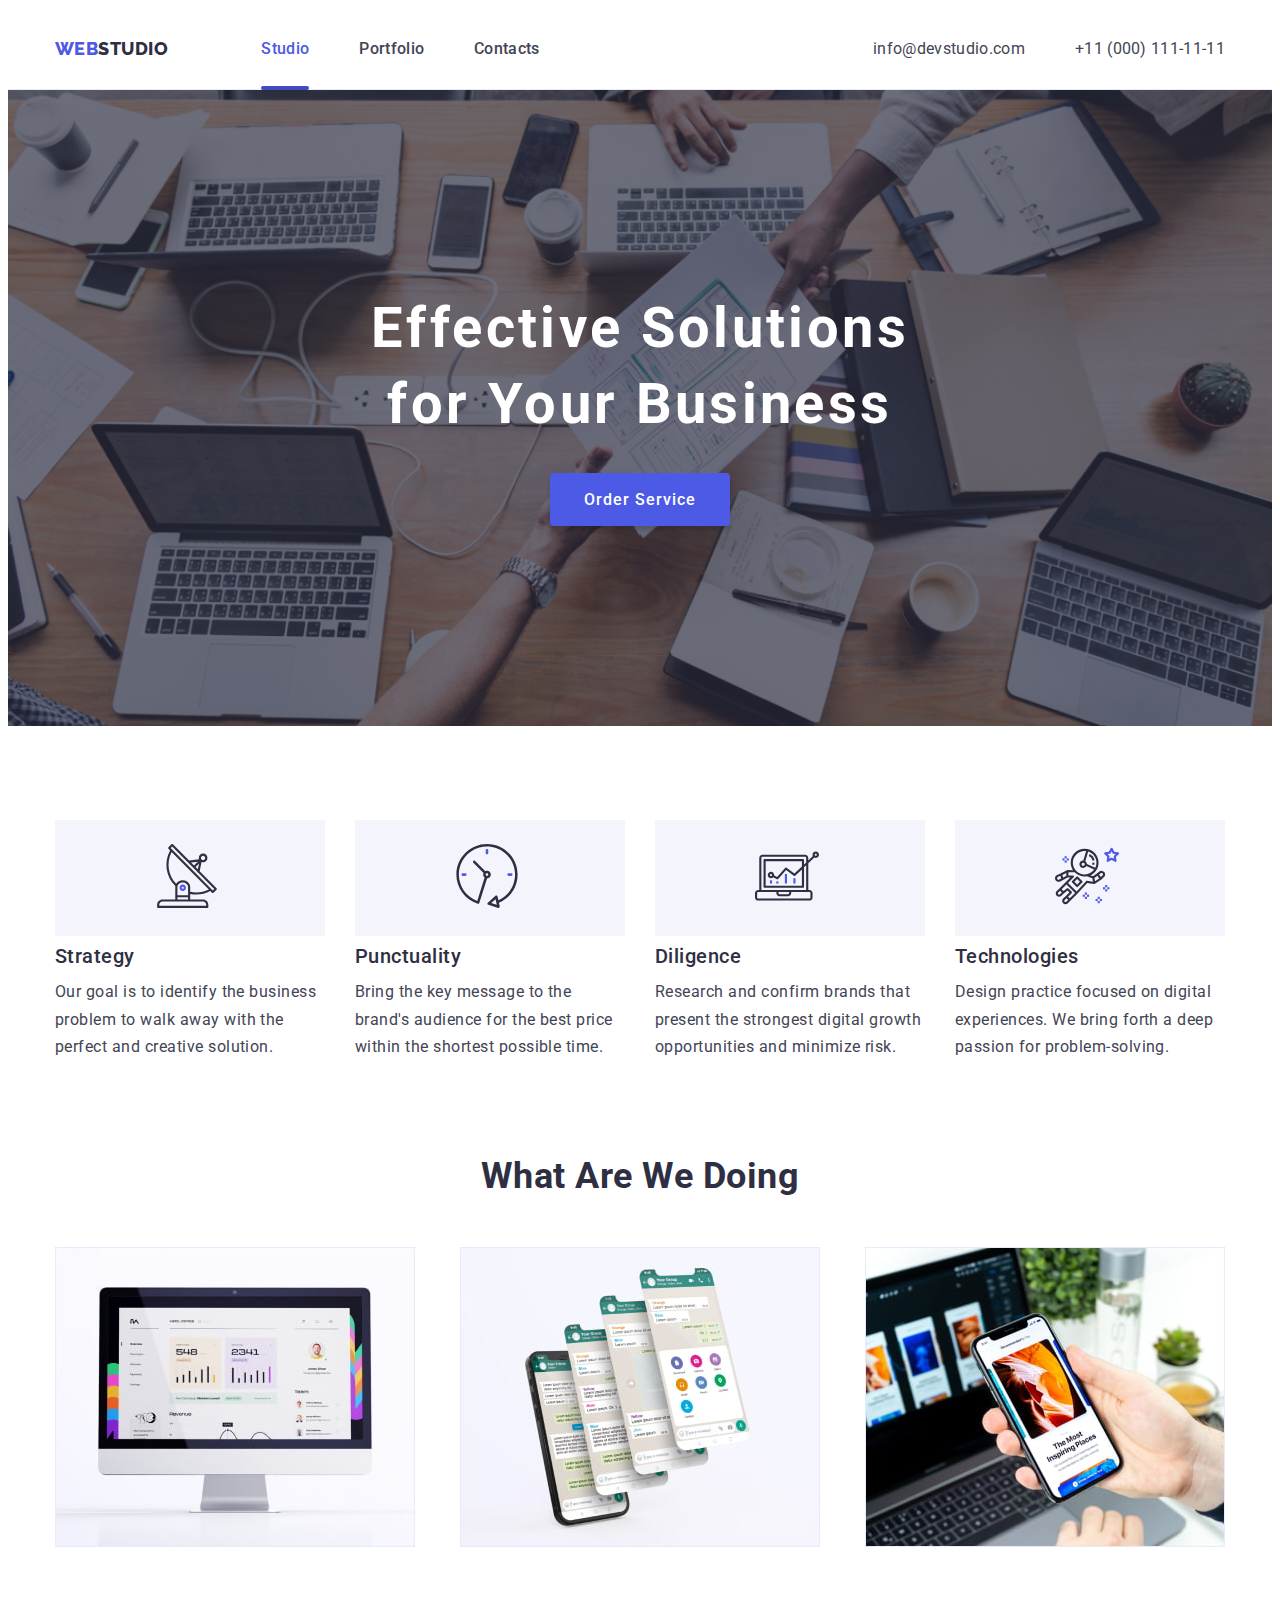
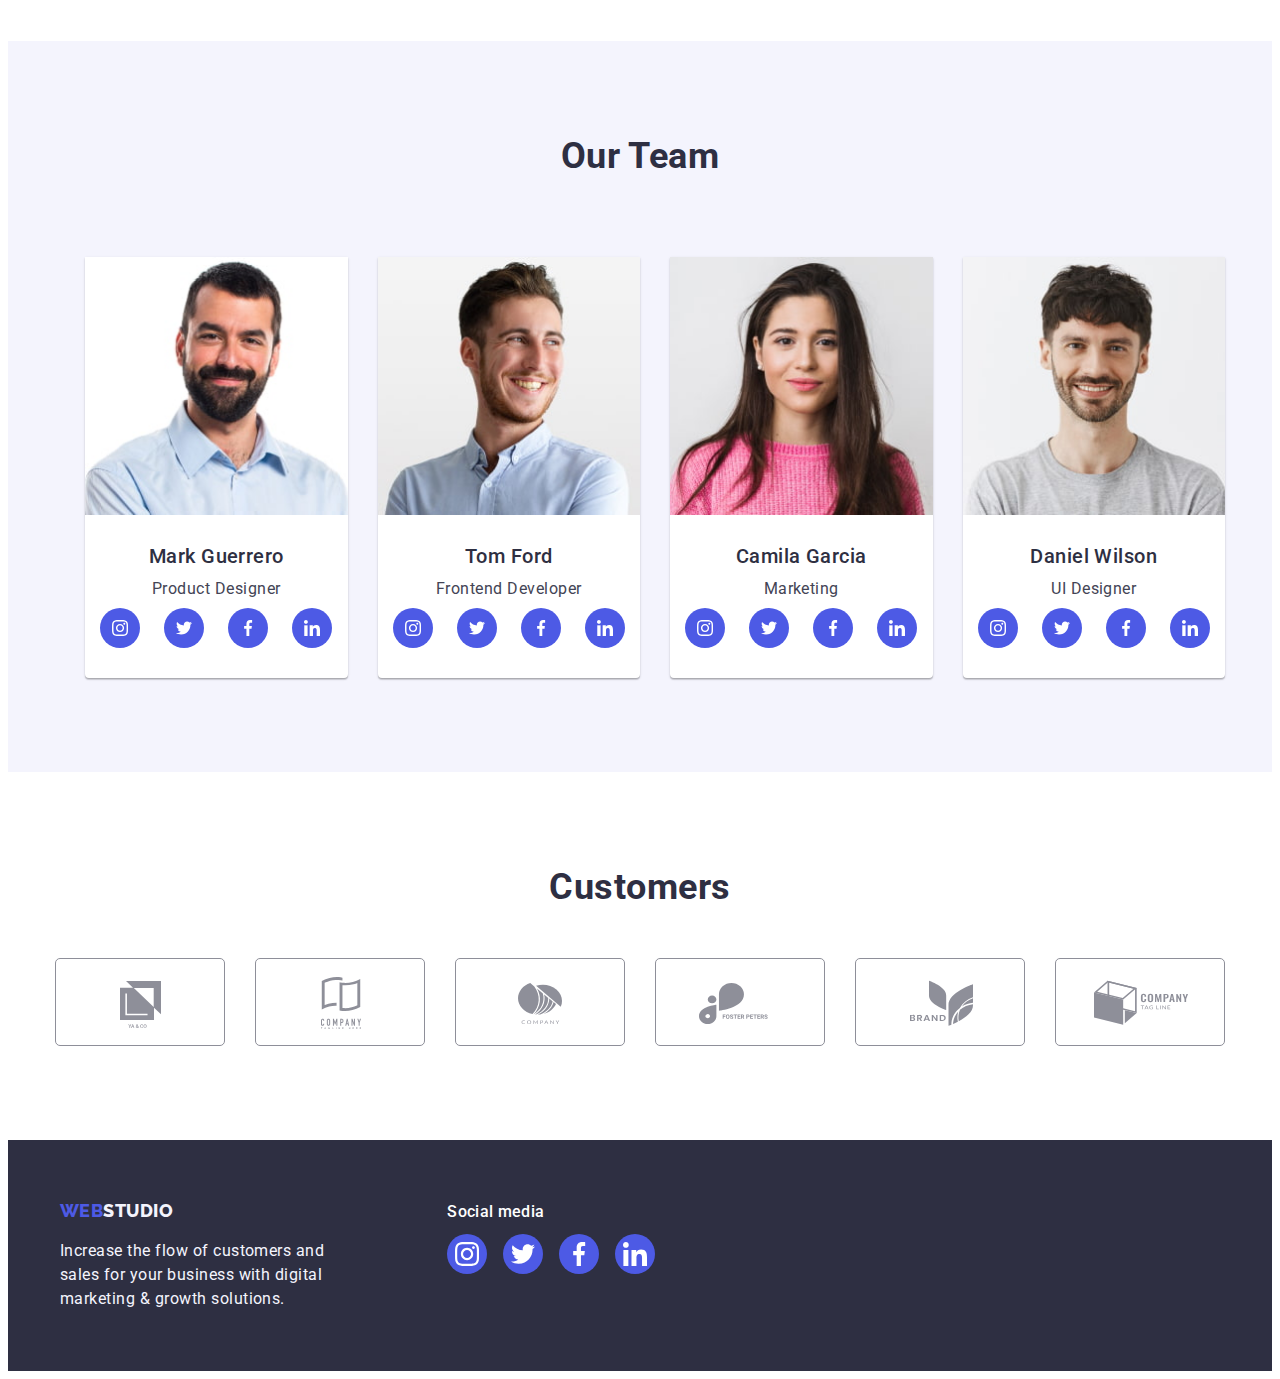
<file: index.html>
<!DOCTYPE html>
<html lang="en">
  <head>
    <meta charset="UTF-8" />
    <meta name="viewport" content="width=device-width, initial-scale=1.0" />
    <title>Studio</title>
    <link rel="preconnect" href="https://fonts.googleapis.com " />
    <link rel="preconnect" href="https://fonts.gstatic.com " crossorigin />

    <!--modern normalize-->
    <link
      rel="stylesheet"
      href="https://cdnjs.cloudflare.com/ajax/libs/modern-normalize/2.0.0/modern-normalize.css"
      integrity="sha512-gA2Bvu0/hw4oj0Lp8ZHjK+o3S4BE5m8d/wNVy6ktKLhHKPpWLQwv9ixzuWirWOakoJqlBdePq2NhoCaUOQ5npQ=="
      crossorigin="anonymous"
      referrerpolicy="no-referrer"
    />

    <!--CSS stylesheet-->
    <link rel="stylesheet" href="./css/styles.css" />

    <!--fonts-->
    <link
      href="https://fonts.googleapis.com/css2?family=Raleway:wght@800&family=Roboto:wght@400;500;700;900&display=swap"
      rel="stylesheet"
    />
  </head>
  <body>
    <!-- header -->
    <header class="page-header">
      <div class="container menu">
        <nav class="navigation">
          <a href="./index.html" class="logo-link">
            <span class="logo">WEB</span><span class="studio">STUDIO</span>
          </a>
          <ul class="nav-menu list">
            <li class="item">
              <a href="./index.html" class="page current link">Studio</a>
            </li>
            <li class="item">
              <a href="./portfolio.html" class="page link">Portfolio</a>
            </li>
            <li class="item">
              <a href="#" class="page link">Contacts</a>
            </li>
          </ul>
        </nav>

        <ul class="contacts-menu list">
          <li class="item">
            <a href="mailto:info@devstudio.com" class="contact link"
              >info@devstudio.com</a
            >
          </li>
          <li class="item">
            <a href="tel:+110001111111" class="contact link"
              >+11 (000) 111-11-11</a
            >
          </li>
        </ul>
      </div>
    </header>

    <!-- main -->
    <main>
      <!-- section 1 - hero section -->
      <section class="hero">
        <div class="container">
          <h1 class="hero-title">
            Effective Solutions<br />
            for Your Business
          </h1>
          <button type="button" class="button primary" data-modal-open>
            Order Service
          </button>
        </div>
      </section>

      <!-- section 2 - Benefits -->
      <section class="section">
        <div class="container">
          <ul class="benefits list">
            <li class="item">
              <div class="icon">
                <svg class="benefits-icon" width="64" height="64">
                  <use href="./images/icons/icons.svg#benefits-one"></use>
                </svg>
              </div>
              <h3 class="title">Strategy</h3>
              <p class="description">
                Our goal is to identify the business<br />
                problem to walk away with the <br />perfect and creative
                solution.
              </p>
            </li>

            <li class="item">
              <div class="icon">
                <svg class="benefits-icon" width="64" height="64">
                  <use href="./images/icons/icons.svg#benefits-two"></use>
                </svg>
              </div>
              <h3 class="title">Punctuality</h3>
              <p class="description">
                Bring the key message to the<br />
                brand's audience for the best price<br />
                within the shortest possible time.
              </p>
            </li>

            <li class="item">
              <div class="icon">
                <svg class="benefits-icon" width="64" height="64">
                  <use href="./images/icons/icons.svg#benefits-three"></use>
                </svg>
              </div>
              <h3 class="title">Diligence</h3>
              <p class="description">
                Research and confirm brands that<br />
                present the strongest digital growth<br />
                opportunities and minimize risk.
              </p>
            </li>

            <li class="item">
              <div class="icon">
                <svg class="benefits-icon" width="64" height="64">
                  <use href="./images/icons/icons.svg#benefits-four"></use>
                </svg>
              </div>
              <h3 class="title">Technologies</h3>
              <p class="description">
                Design practice focused on digital<br />
                experiences. We bring forth a deep<br />
                passion for problem-solving.
              </p>
            </li>
          </ul>
        </div>
      </section>

      <!-- section 3 -->
      <section class="section no-top-padding">
        <div class="container">
          <h2 class="section-title">What Are We Doing</h2>
          <ul class="what-we-do list">
            <li class="item">
              <img
                src="./images/desktop-monitor.jpg"
                width="360"
                alt="desktop monitor"
                class="image"
              />
            </li>

            <li class="item">
              <img
                src="./images/phone-screen.jpg"
                width="360"
                alt="phone screen"
                class="image"
              />
            </li>

            <li class="item">
              <img
                src="./images/laptop-phone.jpg"
                width="360"
                alt="laptop and phone"
                class="image"
              />
            </li>
          </ul>
        </div>
      </section>

      <!-- section 4 -->
      <section class="section bg-team">
        <div class="container">
          <h2 class="section-title">Our Team</h2>
          <ul class="team list">
            <li class="item">
              <img
                src="./images/mark-guerrero.jpg"
                width="264"
                height="260"
                alt="Mark Guerrero"
                class="image"
              />

              <h3 class="name">Mark Guerrero</h3>
              <p class="position">Product Designer</p>
              <ul class="socmed-list list">
                <li class="socmed-item">
                  <a
                    href="https://instagram.com"
                    class="socmed-link link"
                    target="_blank"
                    rel="noopener noreferrer"
                    aria-label="Link to Instagram"
                  >
                    <svg class="socmed-icon" width="16" height="16">
                      <use href="./images/icons/icons.svg#instagram"></use>
                    </svg>
                  </a>
                </li>
                <li class="socmed-item">
                  <a
                    href="https://twitter.com"
                    class="socmed-link link"
                    target="_blank"
                    rel="noopener noreferrer"
                    aria-label="Link to Twitter"
                  >
                    <svg class="socmed-icon" width="16" height="16">
                      <use href="./images/icons/icons.svg#twitter"></use>
                    </svg>
                  </a>
                </li>
                <li class="socmed-item">
                  <a
                    href="https://facebook.com"
                    class="socmed-link link"
                    target="_blank"
                    rel="noopener noreferrer"
                    aria-label="Link to Facebook"
                  >
                    <svg class="socmed-icon" width="16" height="16">
                      <use href="./images/icons/icons.svg#facebook"></use>
                    </svg>
                  </a>
                </li>
                <li class="socmed-item">
                  <a
                    href="https://linkedin.com"
                    class="socmed-link link"
                    target="_blank"
                    rel="noopener noreferrer"
                    aria-label="Link to LinkedIn"
                  >
                    <svg class="socmed-icon" width="16" height="16">
                      <use href="./images/icons/icons.svg#linkedin"></use>
                    </svg>
                  </a>
                </li>
              </ul>
            </li>

            <li class="item">
              <img
                src="./images/tom-ford.jpg"
                width="264"
                height="260"
                alt="Tom Ford"
                class="image"
              />
              <h3 class="name">Tom Ford</h3>
              <p class="position">Frontend Developer</p>
              <ul class="socmed-list list">
                <li class="socmed-item">
                  <a
                    href="https://instagram.com"
                    class="socmed-link link"
                    target="_blank"
                    rel="noopener noreferrer"
                    aria-label="Link to Instagram"
                  >
                    <svg class="socmed-icon" width="16" height="16">
                      <use href="./images/icons/icons.svg#instagram"></use>
                    </svg>
                  </a>
                </li>
                <li class="socmed-item">
                  <a
                    href="https://twitter.com"
                    class="socmed-link link"
                    target="_blank"
                    rel="noopener noreferrer"
                    aria-label="Link to Twitter"
                  >
                    <svg class="socmed-icon" width="16" height="16">
                      <use href="./images/icons/icons.svg#twitter"></use>
                    </svg>
                  </a>
                </li>
                <li class="socmed-item">
                  <a
                    href="https://facebook.com"
                    class="socmed-link link"
                    target="_blank"
                    rel="noopener noreferrer"
                    aria-label="Link to Facebook"
                  >
                    <svg class="socmed-icon" width="16" height="16">
                      <use href="./images/icons/icons.svg#facebook"></use>
                    </svg>
                  </a>
                </li>
                <li class="socmed-item">
                  <a
                    href="https://linkedin.com"
                    class="socmed-link link"
                    target="_blank"
                    rel="noopener noreferrer"
                    aria-label="Link to LinkedIn"
                  >
                    <svg class="socmed-icon" width="16" height="16">
                      <use href="./images/icons/icons.svg#linkedin"></use>
                    </svg>
                  </a>
                </li>
              </ul>
            </li>

            <li class="item">
              <img
                src="./images/camila-garcia.jpg"
                width="264"
                height="260"
                alt="Camila Garcia"
                class="image"
              />
              <h3 class="name">Camila Garcia</h3>
              <p class="position">Marketing</p>
              <ul class="socmed-list list">
                <li class="socmed-item">
                  <a
                    href="https://instagram.com"
                    class="socmed-link link"
                    target="_blank"
                    rel="noopener noreferrer"
                    aria-label="Link to Instagram"
                  >
                    <svg class="socmed-icon" width="16" height="16">
                      <use href="./images/icons/icons.svg#instagram"></use>
                    </svg>
                  </a>
                </li>
                <li class="socmed-item">
                  <a
                    href="https://twitter.com"
                    class="socmed-link link"
                    target="_blank"
                    rel="noopener noreferrer"
                    aria-label="Link to Twitter"
                  >
                    <svg class="socmed-icon" width="16" height="16">
                      <use href="./images/icons/icons.svg#twitter"></use>
                    </svg>
                  </a>
                </li>
                <li class="socmed-item">
                  <a
                    href="https://facebook.com"
                    class="socmed-link link"
                    target="_blank"
                    rel="noopener noreferrer"
                    aria-label="Link to Facebook"
                  >
                    <svg class="socmed-icon" width="16" height="16">
                      <use href="./images/icons/icons.svg#facebook"></use>
                    </svg>
                  </a>
                </li>
                <li class="socmed-item">
                  <a
                    href="https://linkedin.com"
                    class="socmed-link link"
                    target="_blank"
                    rel="noopener noreferrer"
                    aria-label="Link to LinkedIn"
                  >
                    <svg class="socmed-icon" width="16" height="16">
                      <use href="./images/icons/icons.svg#linkedin"></use>
                    </svg>
                  </a>
                </li>
              </ul>
            </li>

            <li class="item">
              <img
                src="./images/daniel-wilson.jpg"
                width="264"
                height="260"
                alt="Daniel Wilson"
                class="image"
              />
              <h3 class="name">Daniel Wilson</h3>
              <p class="position">UI Designer</p>
              <ul class="socmed-list list">
                <li class="socmed-item">
                  <a
                    href="https://instagram.com"
                    class="socmed-link link"
                    target="_blank"
                    rel="noopener noreferrer"
                    aria-label="Link to Instagram"
                  >
                    <svg class="socmed-icon" width="16" height="16">
                      <use href="./images/icons/icons.svg#instagram"></use>
                    </svg>
                  </a>
                </li>
                <li class="socmed-item">
                  <a
                    href="https://twitter.com"
                    class="socmed-link link"
                    target="_blank"
                    rel="noopener noreferrer"
                    aria-label="Link to Twitter"
                  >
                    <svg class="socmed-icon" width="16" height="16">
                      <use href="./images/icons/icons.svg#twitter"></use>
                    </svg>
                  </a>
                </li>
                <li class="socmed-item">
                  <a
                    href="https://facebook.com"
                    class="socmed-link link"
                    target="_blank"
                    rel="noopener noreferrer"
                    aria-label="Link to Facebook"
                  >
                    <svg class="socmed-icon" width="16" height="16">
                      <use href="./images/icons/icons.svg#facebook"></use>
                    </svg>
                  </a>
                </li>
                <li class="socmed-item">
                  <a
                    href="https://linkedin.com"
                    class="socmed-link link"
                    target="_blank"
                    rel="noopener noreferrer"
                    aria-label="Link to LinkedIn"
                  >
                    <svg class="socmed-icon" width="16" height="16">
                      <use href="./images/icons/icons.svg#linkedin"></use>
                    </svg>
                  </a>
                </li>
              </ul>
            </li>
          </ul>
        </div>
      </section>
    </main>

    <!-- Section 5 - Customers -->
    <section class="section">
      <div class="container">
        <h2 class="section-title">Customers</h2>
        <ul class="partners list">
          <li class="item">
            <a class="link" href="">
              <svg class="icon" width="104" height="56">
                <use href="./images/icons/icons.svg#icon-client-one"></use></svg
            ></a>
          </li>
          <li class="item">
            <a class="link" href="">
              <svg class="icon" width="104" height="56">
                <use href="./images/icons/icons.svg#icon-client-two"></use></svg
            ></a>
          </li>
          <li class="item">
            <a class="link" href="">
              <svg class="icon" width="104" height="56">
                <use
                  href="./images/icons/icons.svg#icon-client-three"
                ></use></svg
            ></a>
          </li>
          <li class="item">
            <a class="link" href="">
              <svg class="icon" width="104" height="56">
                <use
                  href="./images/icons/icons.svg#icon-client-four"
                ></use></svg
            ></a>
          </li>
          <li class="item">
            <a class="link" href="">
              <svg class="icon" width="104" height="56">
                <use
                  href="./images/icons/icons.svg#icon-client-five"
                ></use></svg
            ></a>
          </li>
          <li class="item">
            <a class="link" href="">
              <svg class="icon" width="104" height="56">
                <use href="./images/icons/icons.svg#icon-client-six"></use></svg
            ></a>
          </li>
        </ul>
      </div>
    </section>

    <!-- footer -->
    <footer class="page-footer">
      <div class="container">
        <div class="footer">
          <div class="footer-address">
            <a href="./index.html" class="logo-link">
              <span class="logo">WEB</span
              ><span class="studio-footer">STUDIO</span>
            </a>

            <p class="footer-description">
              Increase the flow of customers and<br />
              sales for your business with digital<br />
              marketing & growth solutions.
            </p>
          </div>
          <div class="footer-block">
            <b class="footer-heading">Social media</b>
            <ul class="social-footer list">
              <li class="icon-item">
                <a
                  href="https://instagram.com"
                  class="link"
                  target="_blank"
                  rel="noopener noreferrer"
                  aria-label="Link to Instagram"
                >
                  <svg class="socmed-icon" width="16" height="16">
                    <use href="./images/icons/icons.svg#instagram"></use>
                  </svg>
                </a>
              </li>
              <li class="icon-item">
                <a
                  href="https://twitter.com"
                  class="link"
                  target="_blank"
                  rel="noopener noreferrer"
                  aria-label="Link to Twitter"
                >
                  <svg class="socmed-icon" width="16" height="16">
                    <use href="./images/icons/icons.svg#twitter"></use>
                  </svg>
                </a>
              </li>
              <li class="icon-item">
                <a
                  href="https://facebook.com"
                  class="link"
                  target="_blank"
                  rel="noopener noreferrer"
                  aria-label="Link to Facebook"
                >
                  <svg class="socmed-icon" width="16" height="16">
                    <use href="./images/icons/icons.svg#facebook"></use>
                  </svg>
                </a>
              </li>
              <li class="icon-item">
                <a
                  href="https://linkedin.com"
                  class="link"
                  target="_blank"
                  rel="noopener noreferrer"
                  aria-label="Link to LinkedIn"
                >
                  <svg class="socmed-icon" width="16" height="16">
                    <use href="./images/icons/icons.svg#linkedin"></use>
                  </svg>
                </a>
              </li>
            </ul>
          </div>
        </div>
      </div>
    </footer>

    <!-- Modal -->
    <div class="backdrop is-hidden" data-modal>
      <div class="modal">
        <button class="modal-close" type="button" data-modal-close>
          <svg class="modal-close-icon" width="8" height="8">
            <use href="./images/icons/icons.svg#icon-close"></use>
          </svg>
        </button>
      </div>
    </div>

    <script src="./js/modal.js"></script>
  </body>
</html>
</file>
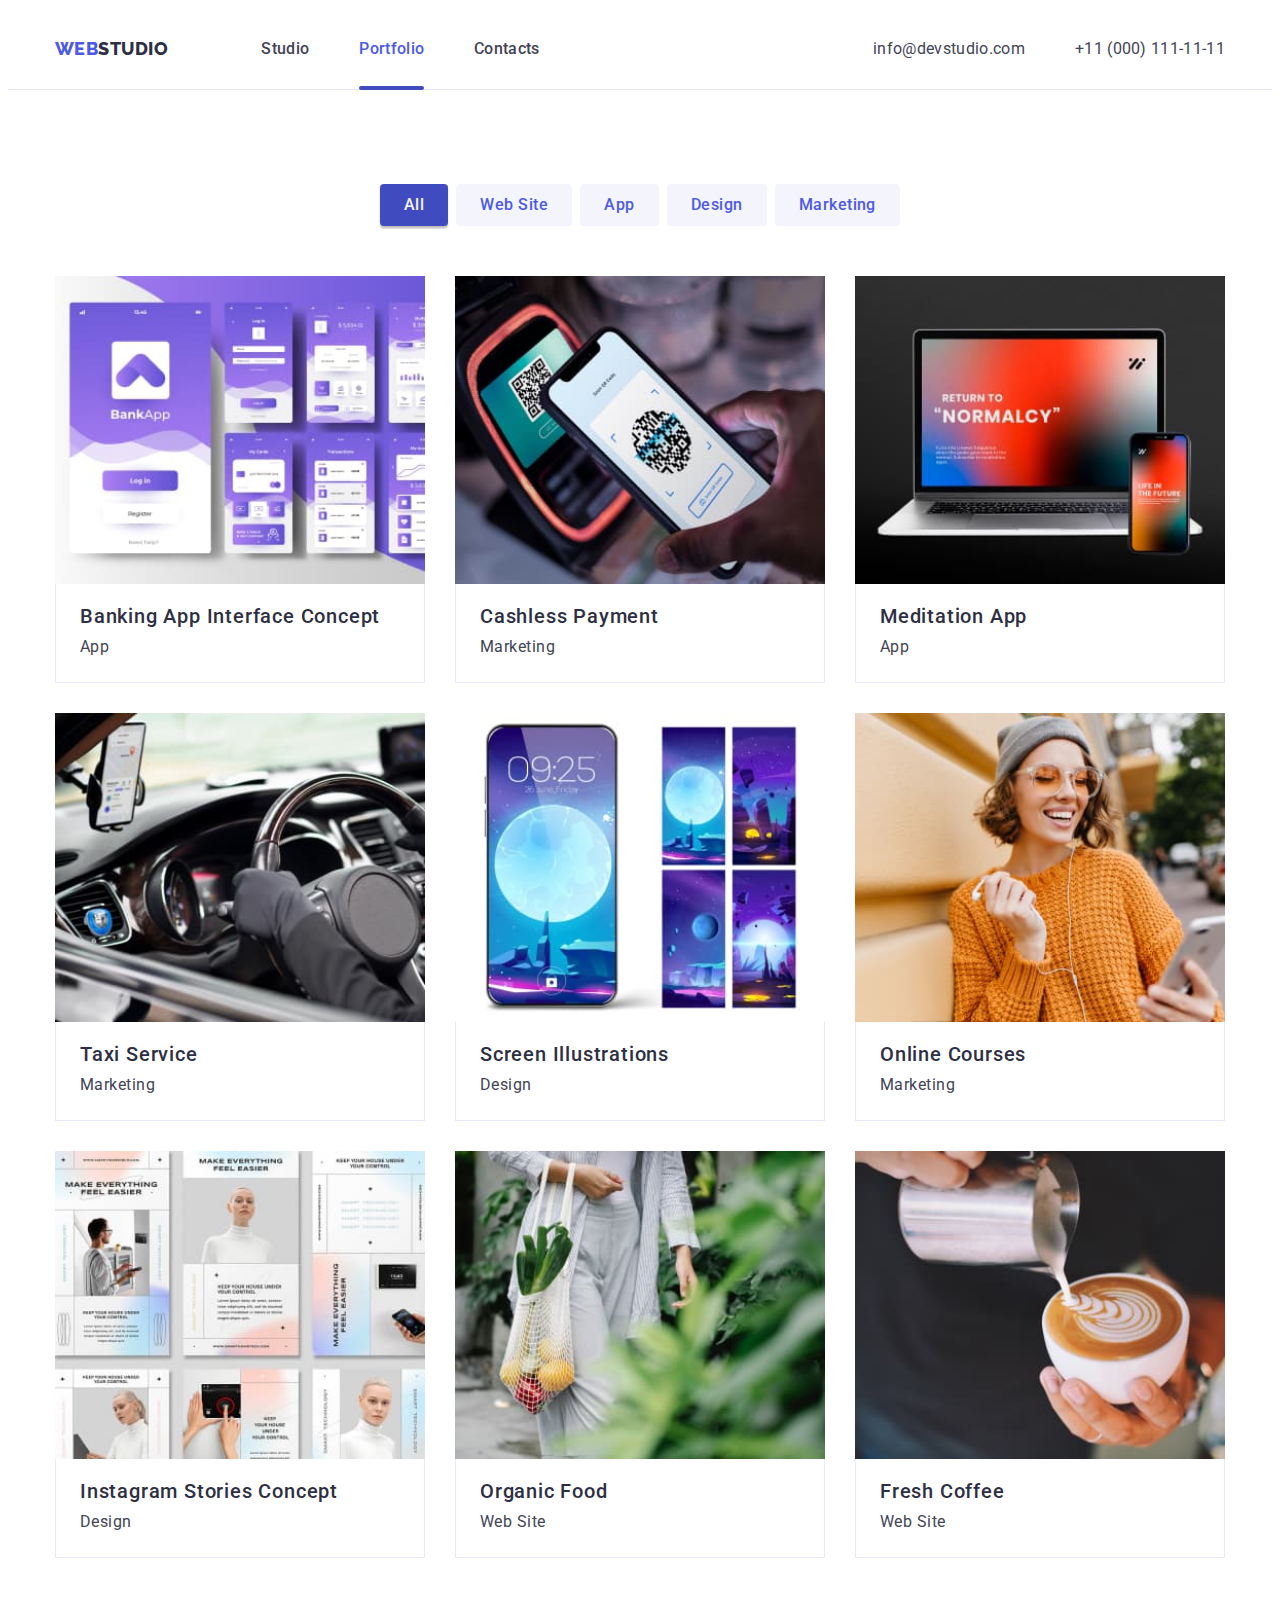
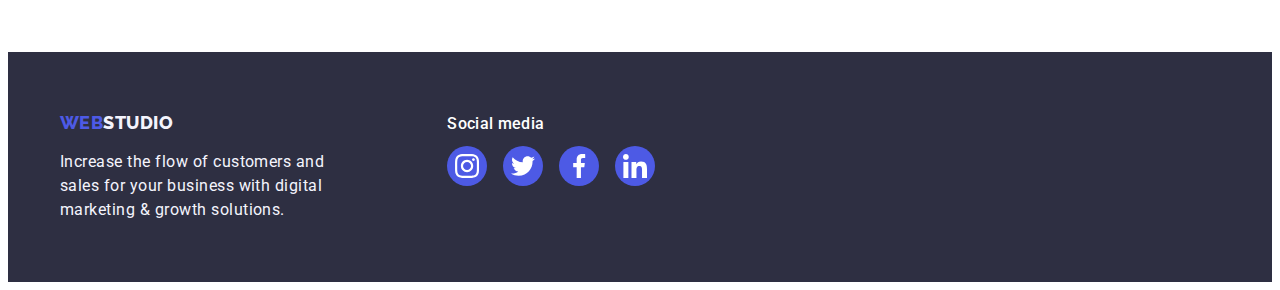
<file: portfolio.html>
<!DOCTYPE html>
<html lang="en">
  <head>
    <meta charset="UTF-8" />
    <meta name="viewport" content="width=device-width, initial-scale=1.0" />
    <title>Portfolio</title>
    <link rel="preconnect" href="https://fonts.googleapis.com " />
    <link rel="preconnect" href="https://fonts.gstatic.com " crossorigin />

    <!--modern normalize-->
    <link
      rel="stylesheet"
      href="https://cdnjs.cloudflare.com/ajax/libs/modern-normalize/2.0.0/modern-normalize.css"
      integrity="sha512-gA2Bvu0/hw4oj0Lp8ZHjK+o3S4BE5m8d/wNVy6ktKLhHKPpWLQwv9ixzuWirWOakoJqlBdePq2NhoCaUOQ5npQ=="
      crossorigin="anonymous"
      referrerpolicy="no-referrer"
    />

    <!--CSS-->
    <link rel="stylesheet" href="./css/styles.css" />

    <!--fonts-->
    <link
      href="https://fonts.googleapis.com/css2?family=Raleway:wght@800&family=Roboto:wght@400;500;700;900&display=swap"
      rel="stylesheet"
    />
  </head>
  <body>
    <!-- header -->
    <header class="page-header">
      <div class="container menu">
        <nav class="navigation">
          <a href="./index.html" class="logo-link">
            <span class="logo">WEB</span><span class="studio">STUDIO</span>
          </a>
          <ul class="nav-menu list">
            <li class="item">
              <a href="./index.html" class="page link">Studio</a>
            </li>
            <li class="item">
              <a href="./portfolio.html" class="page current link">Portfolio</a>
            </li>
            <li class="item">
              <a href="#" class="page link">Contacts </a>
            </li>
          </ul>
        </nav>

        <ul class="contacts-menu list">
          <li class="item">
            <a href="mailto:info@devstudio.com" class="contact link"
              >info@devstudio.com</a
            >
          </li>
          <li class="item">
            <a href="tel:+110001111111" class="contact link"
              >+11 (000) 111-11-11</a
            >
          </li>
        </ul>
      </div>
    </header>

    <!-- main -->
    <main>
      <!-- button navigation -->
      <section class="section">
        <div class="container">
          <ul class="filters list">
            <li class="space">
              <button type="button" class="button filter current">All</button>
            </li>
            <li class="space">
              <button type="button" class="button filter">Web Site</button>
            </li>
            <li class="space">
              <button type="button" class="button filter">App</button>
            </li>
            <li class="space">
              <button type="button" class="button filter">Design</button>
            </li>
            <li class="space">
              <button type="button" class="button filter">Marketing</button>
            </li>
          </ul>

          <!-- portfolio -->
          <ul class="projects list">
            <li class="project-card">
              <a href="" class="project link">
                <div class="cover-wrap">
                  <img
                    src="./images/banking-app.jpg"
                    alt="banking app"
                    width="370"
                    class="image"
                  />
                  <p class="cover-text">
                    14 Stylish and User-Friendly App Design Concepts · Task
                    Manager App · Calorie Tracker App · Exotic Fruit Ecommerce
                    App · Cloud Storage App
                  </p>
                </div>
                <div class="substrate">
                  <h2 class="name">Banking App Interface Concept</h2>
                  <p class="type">App</p>
                </div>
              </a>
            </li>

            <li class="project-card">
              <a href="" class="project link">
                <div class="cover-wrap">
                  <img
                    src="./images/cashless-payment.jpg"
                    alt="cashless payment"
                    width="370"
                    class="image"
                  />
                  <p class="cover-text">
                    14 Stylish and User-Friendly App Design Concepts · Task
                    Manager App · Calorie Tracker App · Exotic Fruit Ecommerce
                    App · Cloud Storage App
                  </p>
                </div>
                <div class="substrate">
                  <h2 class="name">Cashless Payment</h2>
                  <p class="type">Marketing</p>
                </div>
              </a>
            </li>

            <li class="project-card">
              <a href="" class="project link">
                <div class="cover-wrap">
                  <img
                    src="./images/meditation-app.jpg"
                    alt="meditation app"
                    width="370"
                    class="image"
                  />
                  <p class="cover-text">
                    14 Stylish and User-Friendly App Design Concepts · Task
                    Manager App · Calorie Tracker App · Exotic Fruit Ecommerce
                    App · Cloud Storage App
                  </p>
                </div>
                <div class="substrate">
                  <h2 class="name">Meditation App</h2>
                  <p class="type">App</p>
                </div>
              </a>
            </li>

            <li class="project-card">
              <a href="" class="project link">
                <div class="cover-wrap">
                  <img
                    src="./images/taxi-service.jpg"
                    alt="taxi service"
                    width="370"
                    class="image"
                  />
                  <p class="cover-text">
                    14 Stylish and User-Friendly App Design Concepts · Task
                    Manager App · Calorie Tracker App · Exotic Fruit Ecommerce
                    App · Cloud Storage App
                  </p>
                </div>
                <div class="substrate">
                  <h2 class="name">Taxi Service</h2>
                  <p class="type">Marketing</p>
                </div>
              </a>
            </li>

            <li class="project-card">
              <a href="" class="project link">
                <div class="cover-wrap">
                  <img
                    src="./images/screen-illustrations.jpg"
                    alt="screen illustrations"
                    width="370"
                    class="image"
                  />
                  <p class="cover-text">
                    14 Stylish and User-Friendly App Design Concepts · Task
                    Manager App · Calorie Tracker App · Exotic Fruit Ecommerce
                    App · Cloud Storage App
                  </p>
                </div>
                <div class="substrate">
                  <h2 class="name">Screen Illustrations</h2>
                  <p class="type">Design</p>
                </div>
              </a>
            </li>

            <li class="project-card">
              <a href="" class="project link">
                <div class="cover-wrap">
                  <img
                    src="./images/online-courses.jpg"
                    alt="online courses"
                    width="370"
                    class="image"
                  />
                  <p class="cover-text">
                    14 Stylish and User-Friendly App Design Concepts · Task
                    Manager App · Calorie Tracker App · Exotic Fruit Ecommerce
                    App · Cloud Storage App
                  </p>
                </div>
                <div class="substrate">
                  <h2 class="name">Online Courses</h2>
                  <p class="type">Marketing</p>
                </div>
              </a>
            </li>

            <li class="project-card">
              <a href="" class="project link">
                <div class="cover-wrap">
                  <img
                    src="./images/instagram-stories.jpg"
                    alt="instagram stories"
                    width="370"
                    class="image"
                  />
                  <p class="cover-text">
                    14 Stylish and User-Friendly App Design Concepts · Task
                    Manager App · Calorie Tracker App · Exotic Fruit Ecommerce
                    App · Cloud Storage App
                  </p>
                </div>
                <div class="substrate">
                  <h2 class="name">Instagram Stories Concept</h2>
                  <p class="type">Design</p>
                </div>
              </a>
            </li>

            <li class="project-card">
              <a href="" class="project link">
                <div class="cover-wrap">
                  <img
                    src="./images/organic-food.jpg"
                    alt="organic food"
                    width="370"
                    class="image"
                  />
                  <p class="cover-text">
                    14 Stylish and User-Friendly App Design Concepts · Task
                    Manager App · Calorie Tracker App · Exotic Fruit Ecommerce
                    App · Cloud Storage App
                  </p>
                </div>
                <div class="substrate">
                  <h2 class="name">Organic Food</h2>
                  <p class="type">Web Site</p>
                </div>
              </a>
            </li>

            <li class="project-card">
              <a href="" class="project link">
                <div class="cover-wrap">
                  <img
                    src="./images/fresh-coffee.jpg"
                    alt="fresh coffee"
                    width="370"
                    class="image"
                  />
                  <p class="cover-text">
                    14 Stylish and User-Friendly App Design Concepts · Task
                    Manager App · Calorie Tracker App · Exotic Fruit Ecommerce
                    App · Cloud Storage App
                  </p>
                </div>
                <div class="substrate">
                  <h2 class="name">Fresh Coffee</h2>
                  <p class="type">Web Site</p>
                </div>
              </a>
            </li>
          </ul>
        </div>
      </section>
    </main>

    <!-- footer -->
    <footer class="page-footer">
      <div class="container">
        <div class="footer">
          <div class="footer-address">
            <a href="./index.html" class="logo-link">
              <span class="logo">WEB</span
              ><span class="studio-footer">STUDIO</span>
            </a>

            <p class="footer-description">
              Increase the flow of customers and<br />
              sales for your business with digital<br />
              marketing & growth solutions.
            </p>
          </div>
          <div class="footer-block">
            <b class="footer-heading">Social media</b>
            <ul class="social-footer list">
              <li class="icon-item">
                <a
                  href="https://instagram.com"
                  class="link"
                  target="_blank"
                  rel="noopener noreferrer"
                  aria-label="Link to Instagram"
                >
                  <svg class="socmed-icon" width="16" height="16">
                    <use href="./images/icons/icons.svg#instagram"></use>
                  </svg>
                </a>
              </li>
              <li class="icon-item">
                <a
                  href="https://twitter.com"
                  class="link"
                  target="_blank"
                  rel="noopener noreferrer"
                  aria-label="Link to Twitter"
                >
                  <svg class="socmed-icon" width="16" height="16">
                    <use href="./images/icons/icons.svg#twitter"></use>
                  </svg>
                </a>
              </li>
              <li class="icon-item">
                <a
                  href="https://facebook.com"
                  class="link"
                  target="_blank"
                  rel="noopener noreferrer"
                  aria-label="Link to Facebook"
                >
                  <svg class="socmed-icon" width="16" height="16">
                    <use href="./images/icons/icons.svg#facebook"></use>
                  </svg>
                </a>
              </li>
              <li class="icon-item">
                <a
                  href="https://linkedin.com"
                  class="link"
                  target="_blank"
                  rel="noopener noreferrer"
                  aria-label="Link to LinkedIn"
                >
                  <svg class="socmed-icon" width="16" height="16">
                    <use href="./images/icons/icons.svg#linkedin"></use>
                  </svg>
                </a>
              </li>
            </ul>
          </div>
        </div>
      </div>
    </footer>
  </body>
</html>
</file>
<file: css/styles.css>
:root {
  --iris: #4d5ae5;
  --navyblue: #2e2f42;
  --cloud: #f4f4fd;
  --cornflower: #e7e9fc;
  --ocean: #404bbf;
  --slate: #434455;
  --white: #fff;
  --mintgreen: #31d0aa;
  --dairy: #fcfcfc;
}

/*CSS Reset*/
p,
h1,
h2,
h3,
h4,
h5,
h6 {
  margin: 0;
}

img {
  display: block;
  max-width: 100%;
  height: auto;
}

html {
  box-sizing: border-box;
}

*,
*::after,
*::before {
  box-sizing: inherit;
}

/* General Styles*/

body {
  font-family: "Roboto", sans-serif;
  font-size: 16px;
  letter-spacing: 0.03em;
  color: var(--slate);
  background-color: var(--white);
}

.list {
  list-style: none;
  padding: 0;
  margin: 0;
}

.link {
  text-decoration: none;
  color: inherit;
}

.logo-link {
  font-family: "Raleway", sans-serif;
  font-size: 18px;
  font-weight: 800;
  line-height: 1.17;
  text-decoration: none;
}

.logo,
.studio {
  color: var(--iris);
  display: inline-block;
}

.button {
  border-color: transparent;
  font-family: inherit;
  font-size: 16px;
  font-weight: 500;
  letter-spacing: 0.03em;
  cursor: pointer;
  border-radius: 4px;
  transition: color 250ms cubic-bezier(0.4, 0, 0.2, 1),
    background-color 250ms cubic-bezier(0.4, 0, 0.2, 1);
}

.button.primary {
  color: white;
  background-color: var(--iris);
  line-height: 1.87;
  letter-spacing: 0.06em;
  padding: 10px 32px;
  box-shadow: 0px 4px 4px 0px rgba(0, 0, 0, 0.15);
}

.button.primary:hover,
.button.primary:focus {
  background-color: var(--ocean);
  color: var(--cloud);
}

.section-title {
  font-size: 36px;
  font-weight: 700px;
  line-height: 1.17;
  color: var(--navyblue);
  text-align: center;
  margin-bottom: 50px;
}

.section {
  padding: 94px 0;
}

.section.no-top-padding {
  padding-top: 0;
}

.container {
  width: 1200px;
  margin: 0 auto;
  padding: 0 15px;
}

/* Header */

.menu,
.navigation,
.nav-menu,
.contacts-menu {
  display: flex;
  align-items: center;
}

.page-header {
  border-bottom: 1px solid var(--cornflower);
  width: auto;
}

.page-header .studio {
  color: var(--navyblue);
}

.nav-menu {
  margin-left: 93px;
}

.nav-menu .page {
  font-weight: 500;
}

.nav-menu .page,
.contacts-menu .contact {
  text-decoration: none;
  line-height: 1.14;
  letter-spacing: 0.02em;
  display: block;
  padding-top: 32px;
  padding-bottom: 31px;
  transition: color 250ms cubic-bezier(0.4, 0, 0.2, 1);
}

.nav-menu .page:hover,
.nav-menu .page:focus,
.nav-menu .page.current,
.contacts-menu .contact:hover,
.contacts-menu .contact:focus {
  color: var(--iris);
}

.nav-menu .item:not(:last-child),
.contacts-menu .item:not(:last-child) {
  margin-right: 50px;
}

.contacts-menu {
  margin-left: auto;
}

.nav-menu .page.current {
  position: relative;
}

.nav-menu .page.current::after {
  content: "";
  position: absolute;
  left: 0;
  bottom: -1px;
  width: 100%;
  height: 4px;
  border: 2px solid var(--ocean);
  border-radius: 2px;
  background-color: var(--ocean);
}

/* Hero Section - Section 1 */

.hero {
  padding: 200px 0;
  text-align: center;
  background-image: linear-gradient(
      rgba(46, 47, 66, 0.7),
      rgba(46, 47, 66, 0.7)
    ),
    url(../images/hero-bg.png);
  background-repeat: no-repeat;
  background-position: center;
  background-size: cover;
  background-color: var(--navyblue);
}

.hero-title {
  font-size: 56px;
  font-weight: 700;
  text-align: center;
  line-height: 1.36;
  letter-spacing: 0.06em;
  color: var(--white);
  margin-bottom: 30px;
}

/* Modal Window */
.backdrop {
  position: fixed;
  top: 0;
  left: 0;
  height: 100%;
  width: 100%;
  background-color: rgba(0, 0, 0, 0.2);
  opacity: 1;
  transition: opacity 250ms cubic-bezier(0.4, 0, 0.2, 1);
}

.modal {
  position: absolute;
  top: 50%;
  left: 50%;
  min-width: 408px;
  min-height: 584px;
  background-color: var(--dairy);
  transform: translate(-50%, -50%) scale(1);
  transition: transform 250ms cubic-bezier(0.4, 0, 0.2, 1);
}

.backdrop.is-hidden .modal {
  transform: translate(-50%, -50%) scale(0);
}

.modal-close {
  position: absolute;
  top: 8px;
  right: 8px;
  padding: 0px;
  display: flex;
  justify-content: center;
  align-items: center;
  width: 30px;
  height: 30px;
  background-color: var(--cornflower);
  color: var(--navyblue);
  border: 1px solid rgba(0, 0, 0, 0.1);
  border-radius: 15px;
  cursor: pointer;
  transition: color 250ms cubic-bezier(0.4, 0, 0.2, 1);
}

.modal-close-icon {
  fill: currentColor;
}

.modal-close:hover,
.modal-close:focus {
  background-color: var(--ocean);
  color: var(--white);
}

.is-hidden {
  visibility: none;
  opacity: 0;
  pointer-events: none;
}

/* Benefits - Section 2 */

.benefits {
  display: flex;
  flex-wrap: wrap;
  margin-left: -30px;
  margin-top: -30px;
}

.benefits .item {
  flex-basis: calc(100% / 4 - 30px);
  margin-left: 30px;
  margin-top: 30px;
}

.benefits .title {
  font-size: 20px;
  font-weight: 500;
  color: var(--navyblue);
  margin-bottom: 10px;
}

.benefits .description {
  color: var(--slate);
  line-height: 1.71;
  font-size: 16px;
  font-weight: 400;
}

/* What We Do - Section 3*/

.what-we-do {
  display: flex;
  flex-wrap: wrap;
  margin-left: -30px;
  margin-top: -30px;
  justify-content: space-between;
}

.what-we-do .item {
  flex-basis: (100% / 3 - 30px);
  margin-left: 30px;
  margin-top: 30px;
}

/* Our Team - Section 4 */

.bg-team {
  background: var(--cloud);
}

.team {
  margin-top: 30px;
  display: flex;
  flex-wrap: wrap;
}

.team .item {
  background: white;
  flex-basis: calc(100% / 4 - 30px);
  margin-left: 30px;
  margin-top: 30px;
  padding-bottom: 30px;
  border-radius: 0px 0px 4px 4px;
  box-shadow: 0px 1px 3px rgba(0, 0, 0, 0.12), 0px 1px 1px rgba(0, 0, 0, 0.14),
    0px 2px 1px rgba(0, 0, 0, 0.12);
}

.substrate {
  background-color: white;
  padding: 20px 24px;
  border: 1px solid #eeeeee;
  border-top: 0;
}

.team .name,
.team .position {
  line-height: 1.19;
  text-align: center;
}

.team .name {
  font-size: 20px;
  font-weight: 500;
  color: var(--navyblue);
  padding-top: 30px;
  padding-bottom: 10px;
}

.team .position {
  color: var(--slate);
  font-size: 16px;
  font-weight: 400;
}

/*Icons - Benefits*/

.benefits .icon {
  padding: 24px 100px;
  background-color: var(--cloud);
  gap: 36px;
  margin-bottom: 8px;
}

/* Icons - Team */
.socmed-list {
  display: flex;
  gap: 24px;
  padding-top: 10px;
  justify-content: center;
}

.socmed-item {
  width: 40px;
  height: 40px;
}

.socmed-link {
  display: flex;
  justify-content: center;
  align-items: center;
  background-color: var(--iris);
  color: var(--white);
  border-radius: 50%;
  width: 100%;
  height: 100%;
  transition: background-color 250ms cubic-bezier(0.4, 0, 0.2, 1);
}

.socmed-icon {
  fill: currentColor;
  width: 16px;
  height: 16px;
}

.socmed-link:hover,
.socmed-link:focus,
.socmed-link:active {
  background-color: var(--mintgreen);
}

/* Icons - Customers */

.partners.list {
  display: flex;
  gap: 30px;
}

.partners > .item {
  width: calc((100% - 150px) / 6);
  height: 88px;
}

.partners .link {
  color: #8e8f99;
  width: 100%;
  height: 100%;
  border: 1px solid #8e8f99;
  border-radius: 5px;
  display: flex;
  justify-content: center;
  align-items: center;
  transition: color 250ms cubic-bezier(0.4, 0, 0.2, 1),
    border-color 250ms cubic-bezier(0.4, 0, 0.2, 1);
}

.partners .link:hover,
.partners .link:focus,
.partners .link:active {
  color: var(--ocean);
  border-color: var(--ocean);
}

.partners .icon {
  width: 104px;
  height: 56px;
  fill: currentColor;
}

/* Footer */

.page-footer {
  background: var(--navyblue);
  padding: 60px 0 60px 60px;
  margin: 0 auto;
}

.studio-footer {
  color: var(--cloud);
}

.footer-description {
  color: var(--cloud);
  padding-top: 17.5px;
  line-height: 1.5;
  font-weight: 400;
  font-size: 16px;
}

.footer {
  display: flex;
  flex-wrap: wrap;
  margin-top: -12px;
  margin-left: -50px;
  align-items: baseline;
}

.footer-address {
  margin-top: 12px;
  margin-left: 25px;
}

.footer-block {
  margin-top: 12px;
  margin-left: 123px;
}

.footer-heading {
  font-weight: 500;
  line-height: 24px;
  letter-spacing: 0.32px;
  color: var(--white);
}

.social-footer {
  display: flex;
  gap: 16px;
  padding-top: 10px;
  justify-content: center;
}

.social-footer > .icon-item {
  width: 40px;
  height: 40px;
}

.social-footer .link {
  display: flex;
  justify-content: center;
  align-items: center;
  background-color: var(--iris);
  color: var(--white);
  border-radius: 50%;
  width: 100%;
  height: 100%;
  transition: background-color 250ms cubic-bezier(0.4, 0, 0.2, 1);
}

.social-footer .link:hover,
.social-footer .link:focus,
.social-footer .link:active {
  background-color: var(--mintgreen);
}

.social-footer .socmed-icon {
  fill: currentColor;
  width: 24px;
  height: 24px;
}

/* Portfolio Page */

.filters {
  display: flex;
  justify-content: center;
  margin-bottom: 50px;
}

.filters .space + .space {
  margin-left: 8px;
}

.button.filter {
  background: var(--cloud);
  color: var(--iris);
  font-weight: 500;
  line-height: 1.62;
  padding: 6px 22px;
  transition: color 250ms cubic-bezier(0.4, 0, 0.2, 1),
    background-color 250ms cubic-bezier(0.4, 0, 0.2, 1),
    shadow 250ms cubic-bezier(0.4, 0, 0.2, 1);
}

.button.filter:hover,
.button.filter:focus,
.button.filter.current {
  background: var(--ocean);
  color: var(--cloud);
  box-shadow: 0px 3px 1px rgba(0, 0, 0, 0.1), 0px 1px 2px rgba(0, 0, 0, 0.08),
    0px 2px 2px rgba(0, 0, 0, 0.12);
}

.projects {
  display: flex;
  flex-wrap: wrap;
  margin-left: -30px;
  margin-top: -30px;
}

.project .name {
  font-size: 20px;
  font-weight: 500;
  line-height: 1.2;
  letter-spacing: 0.04em;
  color: var(--navyblue);
  margin-bottom: 4px;
}

.projects .type {
  color: var(--slate, #434455);
  font-weight: 400;
  line-height: 1.87;
  font-size: 16px;
}

.project-card {
  flex-basis: calc(100% / 3 - 30px);
  margin-left: 30px;
  margin-top: 30px;
  transition: box-shadow 250ms cubic-bezier(0.4, 0, 0.2, 1);
}

.project-card:hover {
  box-shadow: 0px 2px 1px 0px rgba(46, 47, 66, 0.08),
    0px 1px 1px 0px rgba(46, 47, 66, 0.16),
    0px 1px 6px 0px rgba(46, 47, 66, 0.08);
}

.project-card .substrate {
  border: 1px solid var(--cornflower);
  border-top: 0px;
}

.cover-wrap {
  position: relative;
  overflow: hidden;
}

.cover-text {
  position: absolute;
  top: 0;
  height: 100%;
  width: 100%;
  padding: 40px;
  font-size: 18px;
  color: var(--cloud);
  background-color: var(--iris);
  transform: translateY(101%);
  transition: transform 250ms cubic-bezier(0.4, 0, 0.2, 1);
}

.project-card:hover .cover-text {
  transform: translateY(0);
}
</file>
